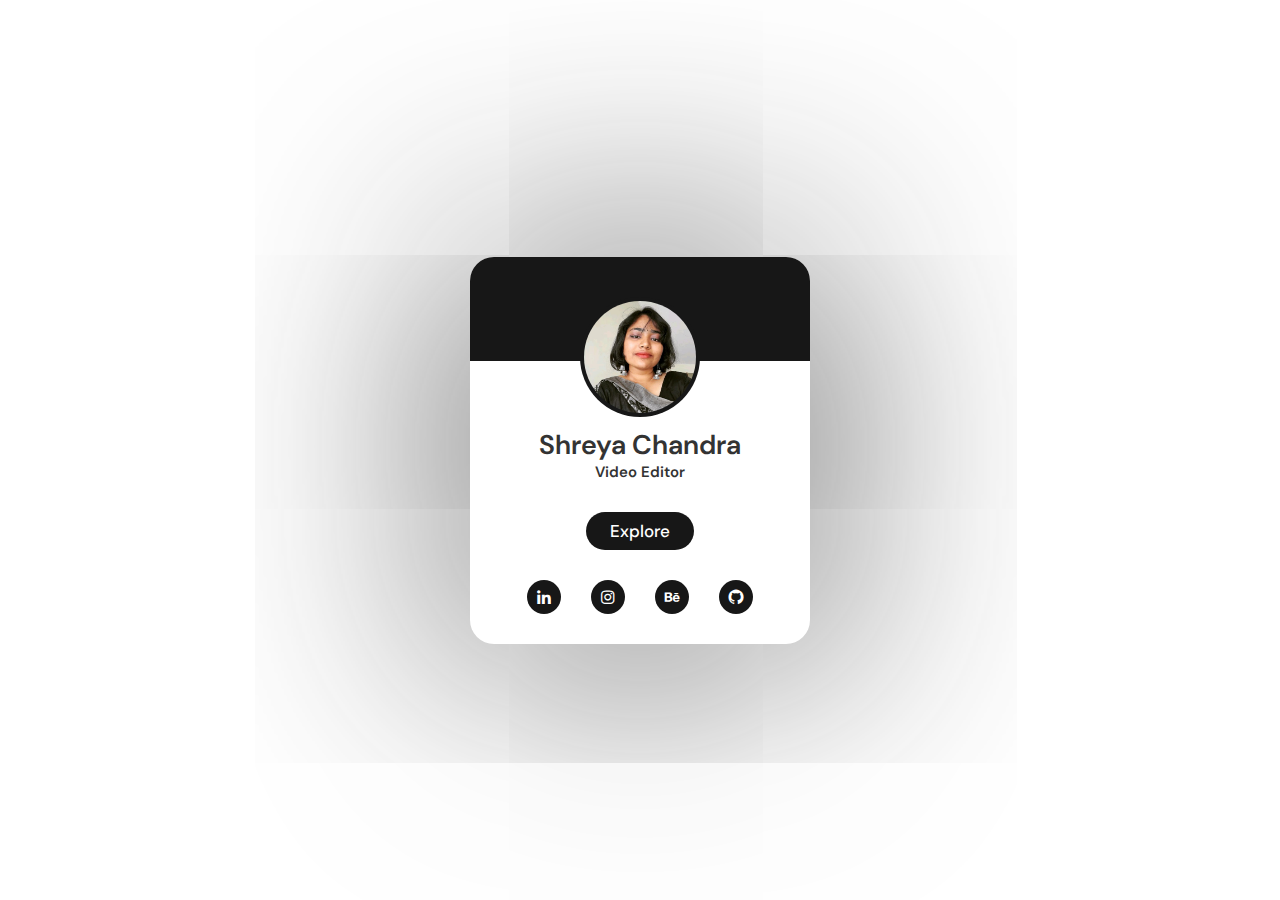
<file: index.html>
<!DOCTYPE html>
<html lang="en">
    <head>
        <meta charset="UTF-8" />
        <meta http-equiv = "X-UA-Compatible" content = "IE-edge" />
        <meta name="viewport" content="width=device-width, initial-scale=1.0" />
        <title>Personal portfolio</title>

        <!--favicon-->
        <link rel="icon" type="image.jpg" href="user.png">

        <!--CSS link up-->
        <link rel= "stylesheet" href="style.css">

        <!--Icons link up-->
        <link href='https://unpkg.com/boxicons@2.1.4/css/boxicons.min.css' rel='stylesheet'>
    </head>
    <body>
        <div class="pf-card">
            <div class="image">
                <img src="profile.jpg" alt="" class="pfp">
            </div>

            

            <!--texts-->
            <div class="text-data">
                <span class="name">Shreya Chandra</span>
                <span class="job">Video Editor</span>
            </div>

            <!--button-->
            <div class="buttons">
                <button class="button" onclick="location.href= 'portfolio.html'">Explore</button>
            </div>

            <!--Icons link up-->
            <div class="socials">
                <a href="#" 
                class="link"
                title="Linkedin">
                    <i class='bx bxl-linkedin' onclick="location.href='https://www.linkedin.com/in/shreya-chandra-1b891126b/'"> </i>    
                </a>
                
                <a href="#" 
                class="link"
                title="Instagram">
                    <i class='bx bxl-instagram' onclick="location.href='https://www.instagram.com/shrexa.ae/'" ></i>   
                </a>

                <a href="#" 
                class="link"
                title="Behance">
                    <i class='bx bxl-behance' onclick="location.href='https://www.behance.net/ratnachandra'"></i>    
                </a>

                <a href="#" 
                class="link"
                title="Github">
                    <i class='bx bxl-github' onclick="location.href='https://github.com/shreyach02'"></i>    
                </a>

            </div>

            
        </div>
    </body>
</html>
</file>
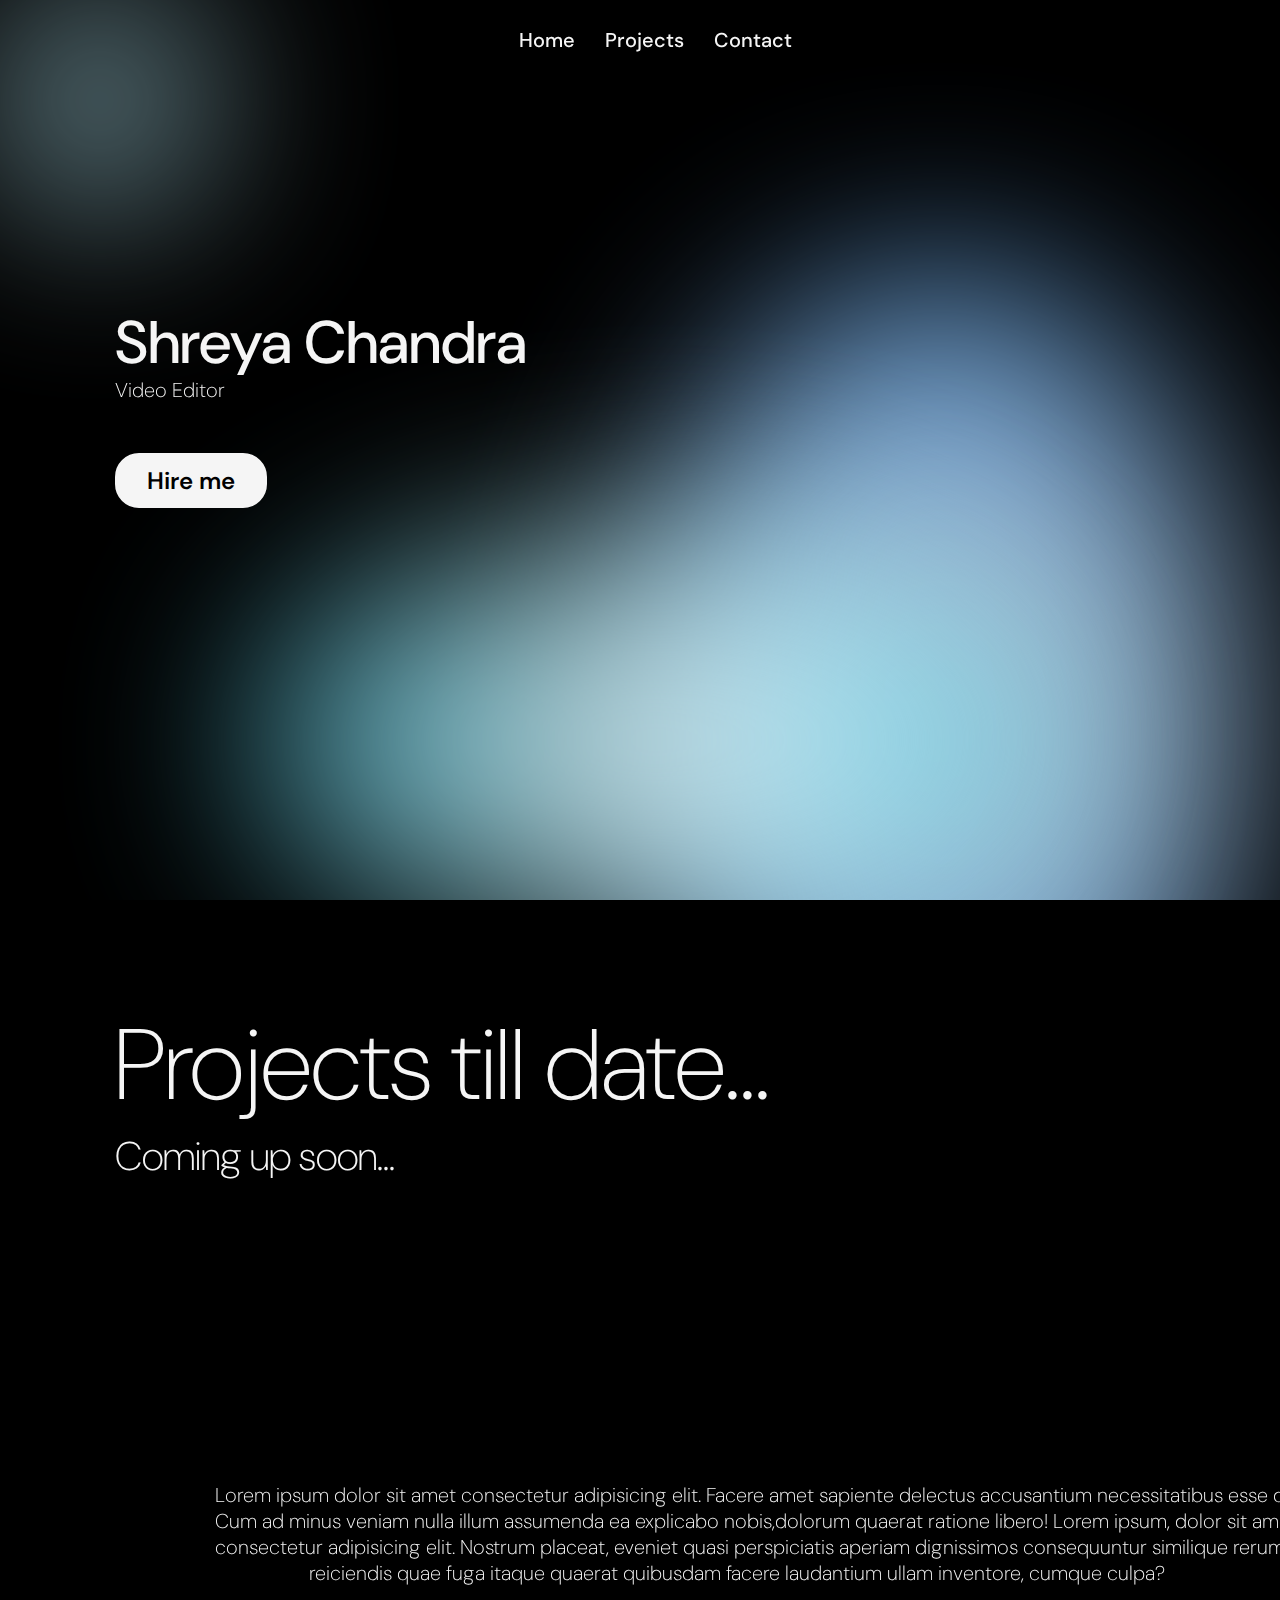
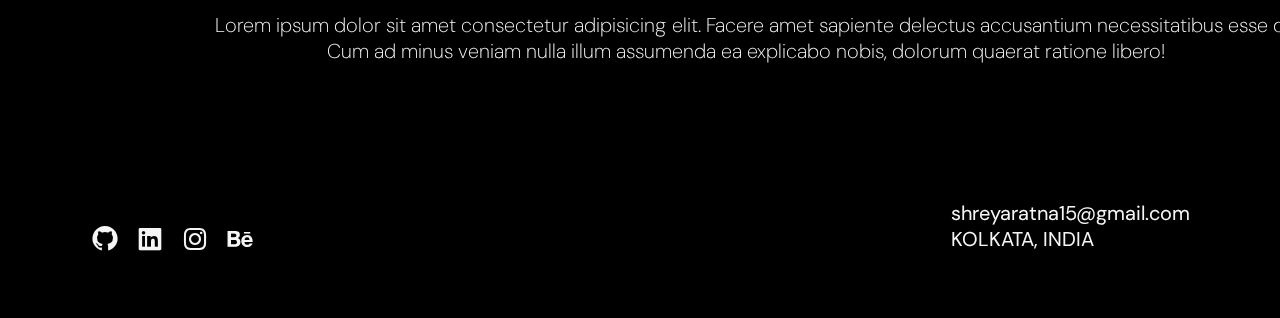
<file: portfolio.html>
<!DOCTYPE html>
<html lang="en">
    <head>
        <meta charset="UTF-8" />
        <meta http-equiv = "X-UA-Compatible" content = "IE-edge" />
        <meta name="viewport" content="width=device-width, initial-scale=1.0" />
        <title>Personal portfolio</title>

        <!--favicon-->
        <link rel="icon" type="image.jpg" href="user.png">

        <!--CSS link up-->
        <link rel= "stylesheet" href="portfolio.css">

        <!--Icons link up-->
        <link href='https://unpkg.com/boxicons@2.1.4/css/boxicons.min.css' rel='stylesheet'>
    </head>
    <body>

        <!--<video autoplay muted loop plays-inline class="back-vid">
            <source src="videoplayback.mp4" type="video/mp4">
        </video>-->

        <!--BACKGROUND BLOB-->
        <div class="blob-container">
            <div class="blob"></div>
            <div class="blob"></div>
            <div class="blob"></div>
        </div>

        <!--navigation bar-->
        <section class="header">
            <nav class="navbar">
                <a href="#" class="logo"></a>
                <ul>
                    <li><a href="#home">Home</a></li>
                    <li><a href="#projects">Projects</a></li>
                    <li><a href="#contact">Contact</a></li>
                </ul>
            </nav>
        </section>

        <!--home page-->
        <section class="home" id="home">
            <div class="home-info">
               <h1>Shreya Chandra</h1> 
               <h2>Video Editor</h2>
               <div class="btn-sci">
                <form action="https://formspree.io/f/mwpvzkee" method="POST">
                    <input type="hidden" name="message" value="Someone wants to hire you!">
                    <button type="submit" class="btn">Hire me</button>
                </form>
            </div>
        </section>

        <!--projects page-->
        <section class="projects" id="projects">
            <div class="text">
                <h1>Projects till date...</h1>
                <h2>Coming up soon...</h2>
                <pre>
                    Lorem ipsum dolor sit amet consectetur adipisicing elit. Facere amet sapiente delectus accusantium necessitatibus esse quia?
                    Cum ad minus veniam nulla illum assumenda ea explicabo nobis,dolorum quaerat ratione libero! Lorem ipsum, dolor sit amet 
                    consectetur adipisicing elit. Nostrum placeat, eveniet quasi perspiciatis aperiam dignissimos consequuntur similique rerum,
                    reiciendis quae fuga itaque quaerat quibusdam facere laudantium ullam inventore, cumque culpa?

                    Lorem ipsum dolor sit amet consectetur adipisicing elit. Facere amet sapiente delectus accusantium necessitatibus esse quia?
                    Cum ad minus veniam nulla illum assumenda ea explicabo nobis, dolorum quaerat ratione libero!
                </pre>
                </div>
            </div>
        </section>
        
        <!--contact page-->
        <section class="contact" id="contact">
            <!--links-->
            <div class="socials">

                <a href="#" 
                class="link"
                title="Github">
                <i class='bx bxl-github' onclick="location.href='https://github.com/shreyach02'"></i>    
                </a>

                <a href="#" 
                class="link"
                title="Linkedin">
                    <i class='bx bxl-linkedin-square' onclick="location.href='https://www.linkedin.com/in/shreya-chandra-1b891126b/'"> </i>    
                </a>
                
                <a href="#" 
                class="link"
                title="Instagram">
                    <i class='bx bxl-instagram' onclick="location.href='https://www.instagram.com/shrexa.ae/'" ></i>   
                </a>

                <a href="#" 
                class="link"
                title="Behance">
                    <i class='bx bxl-behance' onclick="location.href='https://www.behance.net/ratnachandra'"></i>    
                </a>
            </div>
            <div class="email">
            <pre class="email">
                shreyaratna15@gmail.com
                KOLKATA, INDIA
            </pre>
            </div>

        </section>
        

    </body>
</html>
</file>
<file: style.css>
/*font:  DM Sans*/
@import url('https://fonts.googleapis.com/css2?family=DM+Sans:ital,opsz,wght@0,9..40,100..1000;1,9..40,100..1000&display=swap'); 
*{
    margin: 0;
    padding: 0;
    box-sizing: border-box;
    font-family: "DM Sans", serif;
}
body{
    height: 100vh;
    display: flex;
    align-items: center;
    justify-content: center;
    background-color:white;
    
}
.pf-card{
    display: flex;
    flex-direction: column;
    align-items: center;
    max-width: 340px;
    width: 100%;
    background-color:white;
    border-radius: 24px;
    padding-top: 40px;
    padding-bottom: 30px;
    box-shadow: 0px 5px 1000px 10px rgba(23, 23, 23, 0.737);
    position: relative;
}
.pf-card::before{
    content: ' ';
    position: absolute;
    top: 0;
    left: 0;
    height: 27%;
    width: 100%;
    border-radius: 24px 24px 0 0;
    background-color: rgb(23 ,23, 23)

}
.image{
    position:relative;
    height: 120px;
    width: 120px;
    border-radius: 50%;
    background-color: rgb(23, 23, 23);
    padding: 4px;
    margin-bottom: 10px;
}
.image .pfp{
    height: 100%;
    width: 100%;
    object-fit: cover;
    border-radius: 50%;
    border: 0px solid white;
}
.pf-card .text-data{
    display: flex;
    flex-direction: column;
    align-items: center;
    color: #333
}
.text-data .name{
    font-size: 27px;
    font-weight: 600;
}
.text-data .job{
    font-size: 15px;
    font-weight: 600;
}
.pf-card .socials{
    display: flex;
    align-items: center;
    margin-top: 30px;
}
.socials .link{
    display: flex;
    align-items: center;
    justify-content: center;
    color: white;
    font-size: 18px;
    height:34px;
    width: 34px;
    border-radius: 50%;
    margin : 0 15px;
    background-color: rgb(23 ,23, 23);
    text-decoration: none;
}
.pf-card .buttons{
    display: flex;
    align-items: center;
    margin-top: 30px;
}
.buttons .button{
    font-size: 17px;
    font-weight: 500;
    border: none;
    border-radius: 24px;
    margin: 0 10px;
    padding: 8px 24px;
    background-color: rgb(23 ,23, 23);
    color: white;
    cursor: pointer;
    transition: all 0.4s ease;
}
.buttons .button:hover{
    background-color: rgb(23, 23, 23)
}
</file>
<file: portfolio.css>
@import url('https://fonts.googleapis.com/css2?family=DM+Sans:ital,opsz,wght@0,9..40,100..1000;1,9..40,100..1000&display=swap'); 
*{
    margin: 0;
    padding: 0;
    box-sizing: border-box;
    font-family: "DM Sans", serif;
}
html {
    scroll-behavior: smooth;
}


body{
    background-color: #101112;
}
* {
    margin: 0;
    padding: 0;
    box-sizing: border-box;
}

/*background*/

body {
    background: #000000;
    
    
    
    min-height: 100vh;
}

.blob-container {
    position: fixed;
    pointer-events: none;
    width: 100%;
    height: 100%;
    overflow: hidden;
    z-index: -1;
}

.blob {
    position: absolute;
    width: 200px;
    height: 200px;
    background: radial-gradient(circle, #84e6ff, #ffffff);
    border-radius: 50%;
    filter: blur(100px);
    opacity: 0.8;
    animation: moveBlobs 5s infinite ease-in-out alternate;
}

.blob:nth-child(2) {
    background: radial-gradient(circle, #ffffff, #45a2ff);
    width: 600px;
    height: 900px;
    top: 30%;
    left: 50%;
    animation-duration: 12s;
}

.blob:nth-child(3) {
    background: radial-gradient(circle, #ffffff, #2bc2e0);
    width: 800px;
    height: 400px;
    top: 60%;
    left: 20%;
    animation-duration: 8s;
}

@keyframes moveBlobs {
    0% {
        transform: translate(0, 0) scale(0.8);
    }
    50% {
        transform: translate(30px, -50px) scale(1.2);
    }
    100% {
        transform: translate(-50px, 30px) scale(1);
    }
}
/*body {
    margin: 0;
    overflow: hidden;
    background: linear-gradient(45deg, #000, #555555, #8f8f8f);
    background-size: 400% 400%;
    animation: gradientLoop 10s ease-in-out infinite;
}

@keyframes gradientLoop {
    0% { background-position: 0% 50%; }
    50% { background-position: 100% 50%; }
    100% { background-position: 0% 50%; } 
} */

/*.back-vid{
    position: absolute;
    right: 0;
    bottom: 0;
    z-index: -1;
}
@media(min-aspect-ratio: 16/9){
    .back-vid{
        width: 100%;
        height: auto;
    }
}
@media(max-aspect-ratio: 16/9){
    .back-vid{
        width: auto;
        height: 100%;
    }
}*/

a{
    color: whitesmoke;
    text-decoration: none;
}
.navbar{
    height: 80px; /* Adjust based on your design */
    line-height: 80px;
    position: fixed;
    top: 0;
    left: 0;
    width: 100%;
    padding: 25px 9%;
    background: none;
    display: flex;
    justify-content: center;
    align-items: center;
    z-index: 100;
    font-size: 20px;
    font-weight: 500;
    transition: 0.4s ease-in-out;
}
.navbar ul{
    display:flex; 
}
.navbar ul li{
    list-style: none;
    margin-left: 30px;
    
}
.navbar ul li:hover a,
.navbar ul li.active a{
    color: whitesmoke;
    text-shadow: 0 0 25px whitesmoke;
    transition: 0.4s ease-in-out;
    
}
.home{
    display: flex;
    align-items: center;
    min-height: 100vh;
    color: whitesmoke;
    padding: 60px 9% 0;
}
.home-info h1{
    margin-top: 200px;
    font-size: 60px;
    font-weight: 500;
}
.home-info h2{
    font-size: 20px;
    font-weight: 200;
    margin-top: -5px;
    margin-bottom: 400px;
}
/* MAY ADD PARAGRAPH LATER*/
.home-info .btn-sci{
    display: flex;
    align-items: center;
}
.btn{
    transform: translateY(-350px);
    display: inline-block;
    padding: 10px 30px;
    background: whitesmoke;
    color: black;
    border: 2px solid whitesmoke;
    border-radius: 24px;
    font-size: 24px;
    font-weight: 600;
    
    transition: 0.4s ease-in-out;
    
}
/*add gradient later*/
.btn:hover{
    box-shadow: 0 0 70px #84e6ff;
    opacity: 80%;
}



.projects{
    display: flex;
    flex-direction: column;
    align-items:normal;
    min-height: 100vh;
    color: whitesmoke;
    padding: 100px 9% 0;
}
.projects .text h1{
    font-size: 100px;
    font-weight: 200;
    text-align: start;
}
.projects .text h2{
    font-size: 40px;
    font-weight: 200;
}
.projects pre{
    font-size: 20px;
    font-weight: 200;
    text-align: right;
    margin-top: 300px;
}

/*socials*/
.contact {
    display: flex;
    justify-content: space-between; /* Spreads items across the width */
    align-items: center; /* Aligns vertically in one line */
    padding: 0 90px; /* Adjust spacing */
    margin-bottom: 40px;
}

.contact .socials {
    display: flex;
    gap: 15px; /* Adds spacing between icons */
}

.contact .socials a {
    display: flex;
    align-items: center;
    justify-content: center;
    font-size: 30px;
    transition: 0.4s ease-in-out;
    color: whitesmoke;
    text-decoration: none;
}

.contact .socials a:hover {
    text-shadow: 0 0 30px whitesmoke;
    transform: scale(1.2);
}

.contact .email {
    font-size: 20px;
    color: whitesmoke;
    text-decoration: none;
}
</file>
